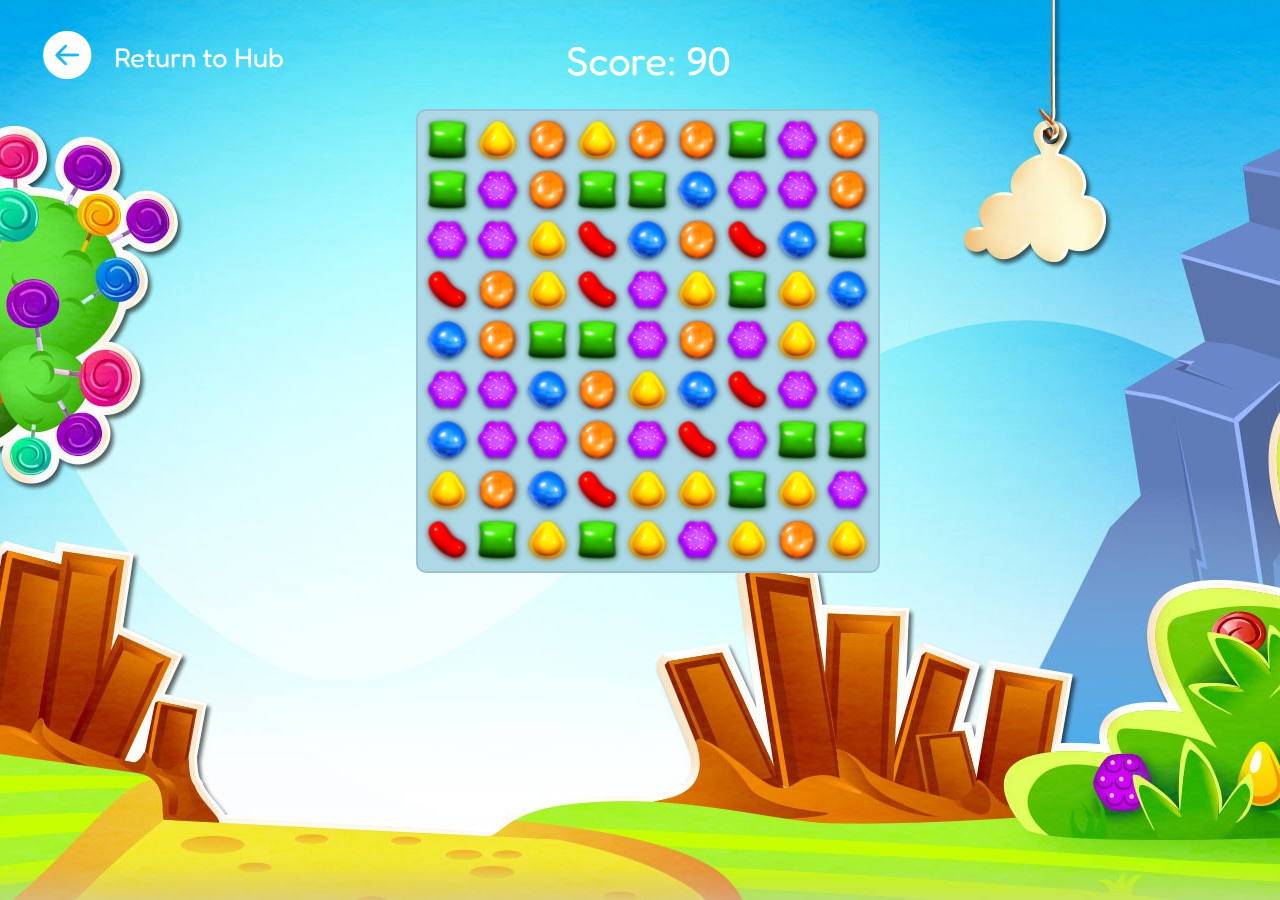
<file: Game Hub/CandyCrush/index.html>
<!DOCTYPE html>
<html>
<head>
    <meta charset="UTF-8">
    <meta name="viewport" content="width=device-width, initial-scale=1.0">
    <title>Minigame: Candy Crush</title>

    <link rel="stylesheet" href="style.css">
    <link rel="icon" type="image/x-icon" href="Images/Icon.ico">
    <link rel="stylesheet" href="https://cdn.jsdelivr.net/npm/bootstrap-icons@1.10.5/font/bootstrap-icons.css">
</head>

<body>
    <div class="content">
        <div id="rtrn-container">
            <a href="../LandingPage/index.html">
                <button id="btn-return-to-hub">
                    <i id="arrow" class="bi bi-arrow-left-circle-fill"></i>
                </button>
            </a>
            <p id="txt-return-to-hub">Return to Hub</p>
        </div>
        
        <div class="game-arena">
            <p>Score: <span id="score">0</span></p>
            <div id="board"></div>
        </div>
        
        <script src="script.js"></script>
    </div>
</body>
</html>
</file>
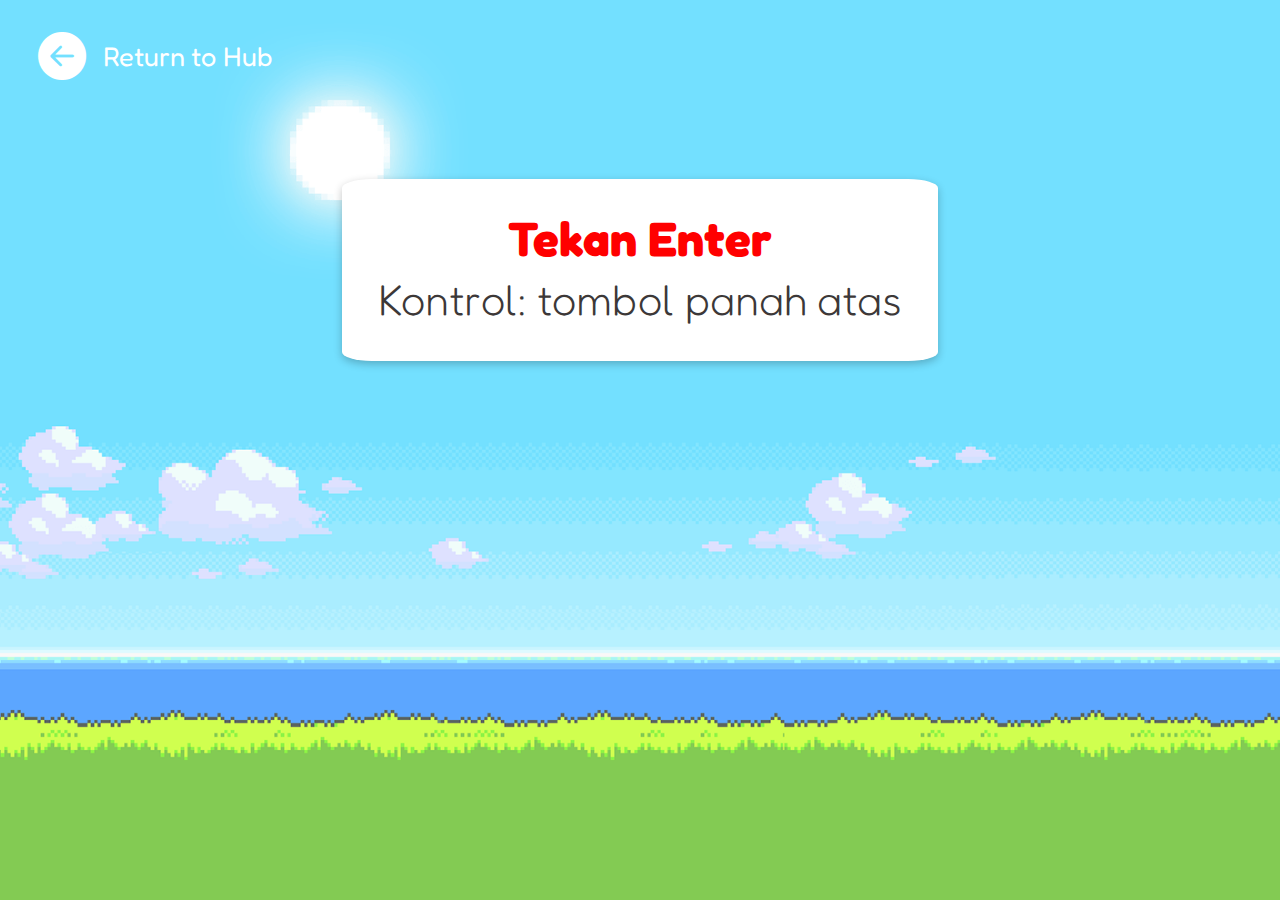
<file: Game Hub/FlappyBird/index.html>
<!DOCTYPE html>
<html lang="en">
<head>
    <meta charset="UTF-8">
    <meta http-equiv="X-UA-Compatible" content="IE=edge">
    <meta name="viewport" content="width=device-width, initial-scale=1.0">
    <title>Minigame: Flappy Bird </title>

    <link rel="stylesheet" href="style.css">
    <link rel="icon" type="image/png" href="Images/Icon.ico"/>
    <link rel="stylesheet" href="https://cdn.jsdelivr.net/npm/bootstrap-icons@1.10.5/font/bootstrap-icons.css">
</head>

<body>
    <div class="background"></div>
        <img src="Images/Bird.png" alt="bird-img" class="bird" id="bird-1">
        <div class="message">
            <b>Tekan Enter </b>
            <p>Kontrol: tombol panah atas</p>
        </div>

        <div id="rtrn-container">
            <a href="../LandingPage/index.html">
                <button id="btn-return-to-hub">
                    <i id="arrow" class="bi bi-arrow-left-circle-fill"></i>
                </button>
            </a>
            <p id="txt-return-to-hub">Return to Hub</p>
        </div>

        <div class="score">
            <span class="score_title"></span>
            <span class="score_val"></span>
        </div>

        <script src="script.js" defer></script>
    </div>
</body>
</html>
</file>
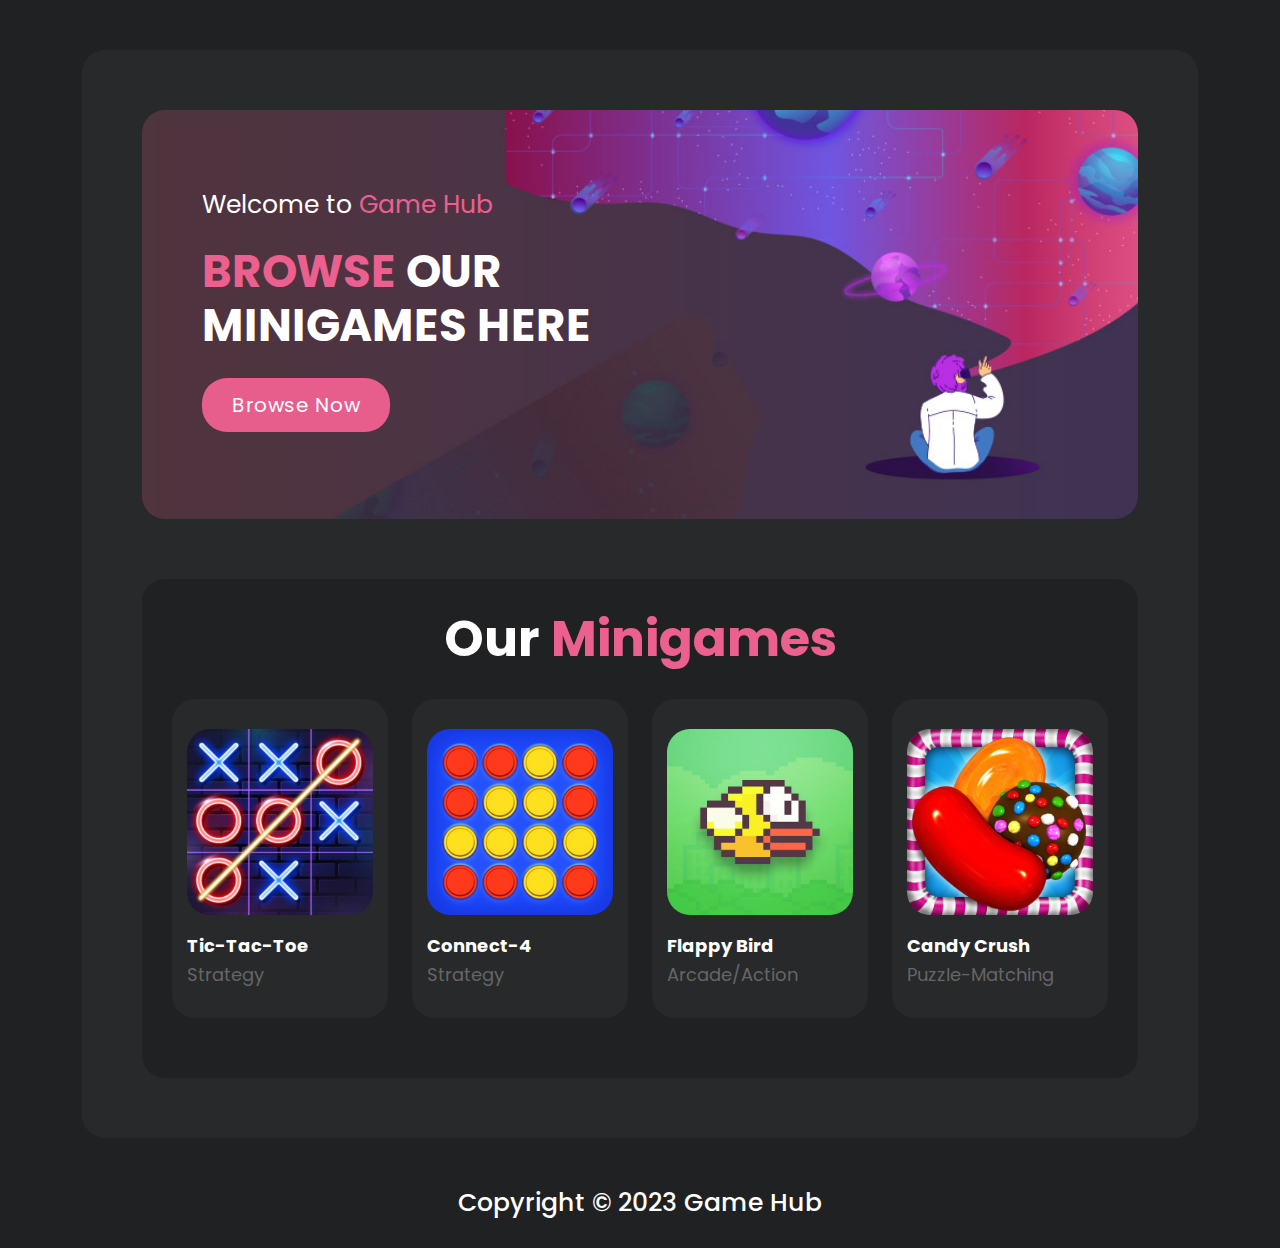
<file: Game Hub/LandingPage/index.html>
<!DOCTYPE html>
<html lang="en">
  <head>
    <meta charset="utf-8">
    <meta name="viewport" content="width=device-width, initial-scale=1, shrink-to-fit=no">
    <title>Game Hub: Landing Page</title>

    <link href="Bootstrap/css/bootstrap.min.css" rel="stylesheet">
    <link href="https://fonts.googleapis.com/css2?family=Poppins:wght@100;200;300;400;500;600;700;800;900&display=swap" rel="stylesheet">
    <link rel="stylesheet" href="style.css">
    <link rel="icon" type="image/x-icon" href="Images/Logo.ico">
  </head>

<body>
  <!-- ***** Preloader ***** -->
  <div id="js-preloader" class="js-preloader">
    <div class="preloader-inner">
      <span class="dot"></span>
      <div class="dots">
        <span></span>
        <span></span>
        <span></span>
      </div>
    </div>
  </div>

  <div class="container">
    <div class="row">
      <div class="col-lg-12">
        <div class="page-content">

          <!-- ***** Banner ***** -->
          <div class="main-banner">
            <div class="row">
              <div class="col-lg-7">
                <div class="header-text">
                  <h6>Welcome to <span>Game Hub</span></h6>
                  <h4><em>Browse</em> Our <br> Minigames Here</h4>
                  <div class="main-button">
                    <a href="#browse" style="font-size: 20px;">Browse Now</a>
                  </div>
                </div>
              </div>
            </div>
          </div>

          <!-- ***** Minigames ***** -->
          <div class="most-popular" id="browse">
            <div class="row">
              <div class="col-lg-12" >
                <div class="heading-section">
                  <h4 style="text-align: center; font-size: 50px; margin: 20px,20px;"><em>Our</em> Minigames</h4>
                </div>

                <div class="row">
                  <div class="col-lg-3 col-sm-6">
                    <a href="../TicTacToe/index.html">
                      <div class="item">
                        <img src="Images/Tic Tac Toe.png" alt="">
                        <h4>Tic-Tac-Toe<br><span>Strategy</span></h4>
                      </div>
                    </a>
                  </div>

                  <div class="col-lg-3 col-sm-6">
                    <a href="../Connect-4/index.html">
                      <div class="item">
                        <img src="Images/Connect 4.jpg" alt="">
                        <h4>Connect-4<br><span>Strategy</span></h4>
                      </div>
                    </a>
                  </div>

                  <div class="col-lg-3 col-sm-6">
                    <a href="../FlappyBird/index.html">
                      <div class="item">
                        <img src="Images/Flappy Bird.jpg" alt="">
                        <h4>Flappy Bird<br><span>Arcade/Action</span></h4>
                      </div>
                    </a>
                  </div>

                  <div class="col-lg-3 col-sm-6">
                    <a href="../CandyCrush/index.html">
                      <div class="item">
                        <img src="Images/Candy Crush.jpg" alt="">
                        <h4>Candy Crush<br><span>Puzzle-Matching</span></h4>
                      </div>
                    </a>
                  </div>

                </div>
              </div>
            </div>
          </div>
          
        </div>
      </div>
    </div>
  </div>
  
  <!-- ***** Footer ***** -->
  <footer>
    <div class="container">
      <div class="row">
        <div class="col-lg-12">
          <p>Copyright © 2023 <a href="#">Game Hub</a>
        </div>
      </div>
    </div>
  </footer>

  <script src="Bootstrap/js/bootstrap.min.js"></script>
  <script src="js/isotope.min.js"></script>
  <script src="js/custom.js"></script>
  </body>
</html>
</file>
<file: Game Hub/CandyCrush/style.css>
@import url('https://fonts.googleapis.com/css2?family=Fredoka:wght@600&family=Poppins:wght@700&display=swap');

::selection {
    background: #ec6090;
    color: #fff;
}

body {
    background: url("Images/Background.jpg") no-repeat center center fixed;
    background-size: cover;
    font-family: 'Fredoka', 'Poppins', sans-serif;
    color: white;
}

.content{
    display: flex;
    flex-wrap: wrap;
}

#rtrn-container{
    margin: 20px 1.75vw 0 2.25vw;
    width: 26vw;
    display: flex;
    min-width: max-content;
    max-width: 26vw;
    height: max-content;
    cursor: default;
}

#btn-return-to-hub{
    background-color: transparent;
    border: none;
}

#btn-return-to-hub:hover{
    cursor: pointer;
}

#arrow{
    font-size: 48px;
    color: #fff;
}

#txt-return-to-hub{
    margin: auto;
    margin-left: 17px;
    font-size: 27px;
}

.game-arena{
    margin-top: 2vh;
    width: 40vw;
    display: flex;
    flex-direction: column;
    align-items: center;
    justify-content: center;
}

.game-arena p{
    font-size: 2.5rem;
    margin: 10px 0 25px 0;
}

#board {
    width: 450px;
    height: 450px;
    background-color: lightblue;
    border: 2px solid rgb(155, 194, 207);
    padding: 5px;
    border-radius: 10px;
    margin: 0 auto;
    display: flex;
    flex-wrap: wrap;
}

#board img {
    width: 50px;
    height: 50px;
}

#board img:hover{
    cursor: grab;
}
</file>
<file: Game Hub/FlappyBird/style.css>
@import url('https://fonts.googleapis.com/css2?family=Fredoka:wght@600&family=Poppins:wght@700&display=swap');

* {
	margin: 0;
	padding: 0;
	box-sizing: border-box;
	font-family: 'Fredoka', 'Poppins', sans-serif;
}

::selection {
    background: #ec6090;
    color: white;
}

body {
    height: 100vh;
    color: white;
    box-sizing: border-box;
    font-family: 'Fredoka', sans-serif;
    text-align: center;
    background-size: cover;
}

#rtrn-container{
	position: absolute;
	top: 3vh;
	left: 3vw;
	z-index: 10;
    width: 26vw;
    display: flex;
    min-width: max-content;
    height: max-content;
	cursor: default;
}

#btn-return-to-hub{
    background-color: transparent;
    border: none;
}

#btn-return-to-hub:hover{
    cursor: pointer;
}

#arrow{
    font-size: 48px;
    color: white;
}

#txt-return-to-hub{
    margin: auto;
    margin-left: 17px;
    font-size: 27px;
}

.background {
	height: 100vh;
	width: 100vw;
	background: url('Images/Background.png') no-repeat center center fixed;
    -webkit-background-size: cover;
    -moz-background-size: cover;
    -o-background-size: cover;
    background-size: cover;
}

.bird {
	height: 100px;
	width: 130px;
	position: fixed;
	top: 40vh;
	left: 30vw;
	z-index: 100;
}

.pipe_sprite {
	position: fixed;
	top: 40vh;
	left: 100vw;
	height: 70vh;
	width: 6vw;
	background: radial-gradient(lightgreen 50%, green);
	border: 5px solid black;
}

.message {
	position: absolute;
	z-index: 10;
	top: 30%;
	left: 50%;
	font-size: 3rem;
	transform: translate(-50%, -50%);
	text-align: center;
}

.message p{
	margin: 6px;
	color: rgb(60, 56, 56);
	font-size: 0.9em;
	font-weight: 50;
}

.messageStyle{
	color: red;
	background: white;
	padding: 30px;
	box-shadow: rgba(0, 0, 0, 0.24) 0px 3px 8px;
	border-radius: 5%;
}

.messageStyle span{
	font-size: 0.9em;
	color: rgb(60, 56, 56);
}

.score{
	position: absolute;
	z-index: 10;
	height: 10vh;
	font-size: 60px;
	font-weight: 600;
	bottom: 3vh;
	left: 1.75vw;
	margin-left: 3%;
	margin-top: 10px;
	font-family: 'Fredoka', 'Poppins', sans-serif;
}

@media only screen and (max-width: 1080px) {
    .message{
		font-size: 50px;
		top: 50%;
		white-space: nowrap;
	}
	.score{
		font-size: 8vh;
	}
	.bird{
		width: 120px;
		height: 90px;
	}
	.pipe_sprite{
		width: 14vw;
	}
}
</file>
<file: Game Hub/LandingPage/style.css>
@import url("https://fonts.googleapis.com/css2?family=Poppins:wght@100;200;300;400;500;600;700;800;900");

/* ---------------------------------------------
Daftar Isi
------------------------------------------------
01. Reset
02. Global styles
03. Banner
04. Minigames Section
05. Footer
06. Responsive Website
--------------------------------------------- */

/* 
---------------------------------------------
Reset
--------------------------------------------- 
*/
html, body, div, span, applet, object, iframe, h1, h2, h3, h4, h5, h6, p, blockquote, div
pre, a, abbr, acronym, address, big, cite, code, del, dfn, em, font, img, ins, kbd, q,
s, samp, small, strike, strong, sub, sup, tt, var, b, u, i, center, dl, dt, dd, ol, ul, li,
figure, header, nav, section, article, aside, footer, figcaption {
  margin: 0;
  padding: 0;
  border: 0;
  outline: 0;
}

.clearfix:after {
  content: ".";
  display: block;
  clear: both;
  visibility: hidden;
  line-height: 0;
  height: 0;
}

.clearfix {
  display: inline-block;
}

html[xmlns] .clearfix {
  display: block;
}

* html .clearfix {
  height: 1%;
}

ul, li {
  padding: 0;
  margin: 0;
  list-style: none;
}

header, nav, section, article, aside, footer, hgroup {
  display: block;
}

* {
  box-sizing: border-box;
}

html, body {
  font-family: 'Poppins', sans-serif;
  font-weight: 400;
  background-color: #1e1e1e;
  font-size: 16px;
  -ms-text-size-adjust: 100%;
  -webkit-font-smoothing: antialiased;
  -moz-osx-font-smoothing: grayscale;
}

a {
	color: #CCC;
  text-decoration: none !important;
}
a:hover {
	color: #F99;
}

h1, h2, h3, h4, h5, h6 {
  margin-top: 0px;
  margin-bottom: 0px;
  color: #fff;
  font-weight: 700;
}

ul {
  margin-bottom: 0px;
}

p {
  font-size: 15px;
  line-height: 30px;
  color: #fff;
}

img {
  width: 100%;
  overflow: hidden;
}

/* 
---------------------------------------------
Global Styles
--------------------------------------------- 
*/

html,
body {
  background: #1f2122;
  font-family: 'Poppins', sans-serif;
}

body .page-content {
  margin-top: 50px;
  background-color: #27292a;
  padding: 60px;
  border-radius: 23px;
}

p {
  font-size: 15px;
  color: #666;
  line-height: 30px;
  margin-bottom: 0px;
}

::selection {
  background: #e75e8d;
  color: #fff;
}

::-moz-selection {
  background: #e75e8d;
  color: #fff;
}

.templatemo-item {
	max-width: 80px; 
	border-radius: 23px;
}

.main-button a {
  font-size: 14px;
  color: #fff;
  background-color: #e75e8d;
  padding: 12px 30px;
  display: inline-block;
  border-radius: 25px;
  font-weight: 400;
  text-transform: capitalize;
  letter-spacing: 0.5px;
  transition: all .3s;
  position: relative;
  overflow: hidden;
}

.main-button a:hover {
  background-color: #fff;
  color: #e75e8d;
}

.main-border-button a {
  font-size: 14px;
  color: #ec6090;
  background-color: transparent;
  border: 1px solid #ec6090;
  padding: 12px 30px;
  display: inline-block;
  border-radius: 25px;
  font-weight: 400;
  text-transform: capitalize;
  letter-spacing: 0.5px;
  transition: all .3s;
  position: relative;
  overflow: hidden;
}

.main-border-button a:hover {
  border-color: #fff;
  background-color: #fff;
  color: #e75e8d;
}

.border-no-active a {
  border-color: #666;
  color: #666;
}

.border-no-active a:hover{
  border-color: #666;
  color: #666;
  background-color: transparent;
}

section {
  margin-top: 120px;
}

.heading-section h4 {
  color: #ec6090;
  font-size: 34px;
  text-decoration: none;
  margin-bottom: 30px;
}

.heading-section h4 em {
  color: #fff;
  font-style: normal;
}

/* 
---------------------------------------------
Pre-loader Style
--------------------------------------------- 
*/

.js-preloader {
  position: fixed;
  top: 0;
  left: 0;
  right: 0;
  bottom: 0;
  background-color: rgba(0,0,0,0.99);
  display: -webkit-box;
  display: flex;
  -webkit-box-align: center;
  align-items: center;
  -webkit-box-pack: center;
  justify-content: center;
  opacity: 1;
  visibility: visible;
  z-index: 9999;
  -webkit-transition: opacity 0.25s ease;
  transition: opacity 0.25s ease;
}

.js-preloader.loaded {
  opacity: 0;
  visibility: hidden;
  pointer-events: none;
}

@-webkit-keyframes dot {
  50% {
      -webkit-transform: translateX(96px);
      transform: translateX(96px);
  }
}

@keyframes dot {
  50% {
      -webkit-transform: translateX(96px);
      transform: translateX(96px);
  }
}

@-webkit-keyframes dots {
  50% {
      -webkit-transform: translateX(-31px);
      transform: translateX(-31px);
  }
}

@keyframes dots {
  50% {
      -webkit-transform: translateX(-31px);
      transform: translateX(-31px);
  }
}

.preloader-inner {
  position: relative;
  width: 142px;
  height: 40px;
  background: transparent;
}

.preloader-inner .dot {
  position: absolute;
  width: 16px;
  height: 16px;
  top: 12px;
  left: 15px;
  background: #e75e8d;
  border-radius: 50%;
  -webkit-transform: translateX(0);
  transform: translateX(0);
  -webkit-animation: dot 2.8s infinite;
  animation: dot 2.8s infinite;
}

.preloader-inner .dots {
  -webkit-transform: translateX(0);
  transform: translateX(0);
  margin-top: 12px;
  margin-left: 31px;
  -webkit-animation: dots 2.8s infinite;
  animation: dots 2.8s infinite;
}

.preloader-inner .dots span {
  display: block;
  float: left;
  width: 16px;
  height: 16px;
  margin-left: 16px;
  background: #e75e8d;
  border-radius: 50%;
}

/* 
---------------------------------------------
Banner Style
--------------------------------------------- 
*/

.main-banner {
  background-image: url(Images/Banner.jpg);
  background-position: center center;
  background-size: cover;
  min-height: 380px;
  border-radius: 23px;
  padding: 80px 60px;
}

.main-banner h6 {
  font-size: 25px;
  color: #fff;
  font-weight: 400;
  margin-bottom: 25px;
}

.main-banner h4 {
  font-size: 45px;
  text-transform: uppercase;
  margin-bottom: 25px;
}

.main-banner h4 em {
  font-style: normal;
  color: #ec6090;
}

.main-banner h6 span{
  color: #ec6090;
}

/* 
---------------------------------------------
Minigames Section Style
--------------------------------------------- 
*/

.most-popular {
  margin-top: 60px;
  padding: 30px;
  background-color: #1f2122;
  border-radius: 23px;
}

.most-popular .item {
  background-color: #27292a;
  padding: 30px 15px;
  border-radius: 23px;
  margin-bottom: 30px;
}

.most-popular .item .item {
  padding: 0px;
  border-radius: 0px;
  background-color: transparent;
  margin-bottom: 0px;
}

.most-popular .item img {
  border-radius: 23px;
}

.most-popular .item h4 {
  font-size: 18px;
  margin-top: 20px;
  margin-bottom: 0px;
  display: inline-block;
}

.most-popular .item span {
  color: #666;
  display: block;
  margin-top: 7px;
  font-weight: 400;
}

.most-popular .item ul {
  float: right;
  margin-top: 20px;
}

.most-popular .item ul li {
  text-align: right;
  color: #fff;
  font-size: 14px;
}

.most-popular .item ul li:first-child i {
  color: yellow;
}

.most-popular .item ul li:last-child i {
  color: #ec6090;
}

.most-popular .main-button {
  text-align: center;
  margin-bottom: -53px;
}

/* 
---------------------------------------------
Footer Style
--------------------------------------------- 
*/

footer p {
  text-align: center;
  padding: 30px 0px;
  color: #fff;
  font-weight: 500;
  font-family: 'Poppins', sans-serif;
  font-size: 25px;
  margin-top: 20px;
}

footer p a {
  color: #fff;
  transition: all .3s;
}

footer p a:hover {
  color: #ec6090;
}

/* 
---------------------------------------------
Responsive Style
--------------------------------------------- 
*/

body {
  overflow-x: hidden;
}

@media (max-width: 767px) {
  body .page-content {
    padding: 0px 30px;
  }
  .main-banner {
    text-align: center;
  }
  .main-banner h4 {
    font-size: 35px;
  }

  .most-popular .item .inner-item {
    margin-bottom: 20px;
  }
}

@media (max-width: 992px) {
  .background-header {
  display: inline-block;
  }
  .header-area .main-nav #search {
    display: none;
  }
  .heading-section h4 {
    font-size: 20px;
  }
}

@media (max-width: 1200px) {
  .header-area .main-nav .nav li {
    padding-right: 5px;
    padding-left: 5px;
  }
  .header-area .main-nav .logo {
    margin-right: 30px;
    border-right: none;
  }
}
</file>
